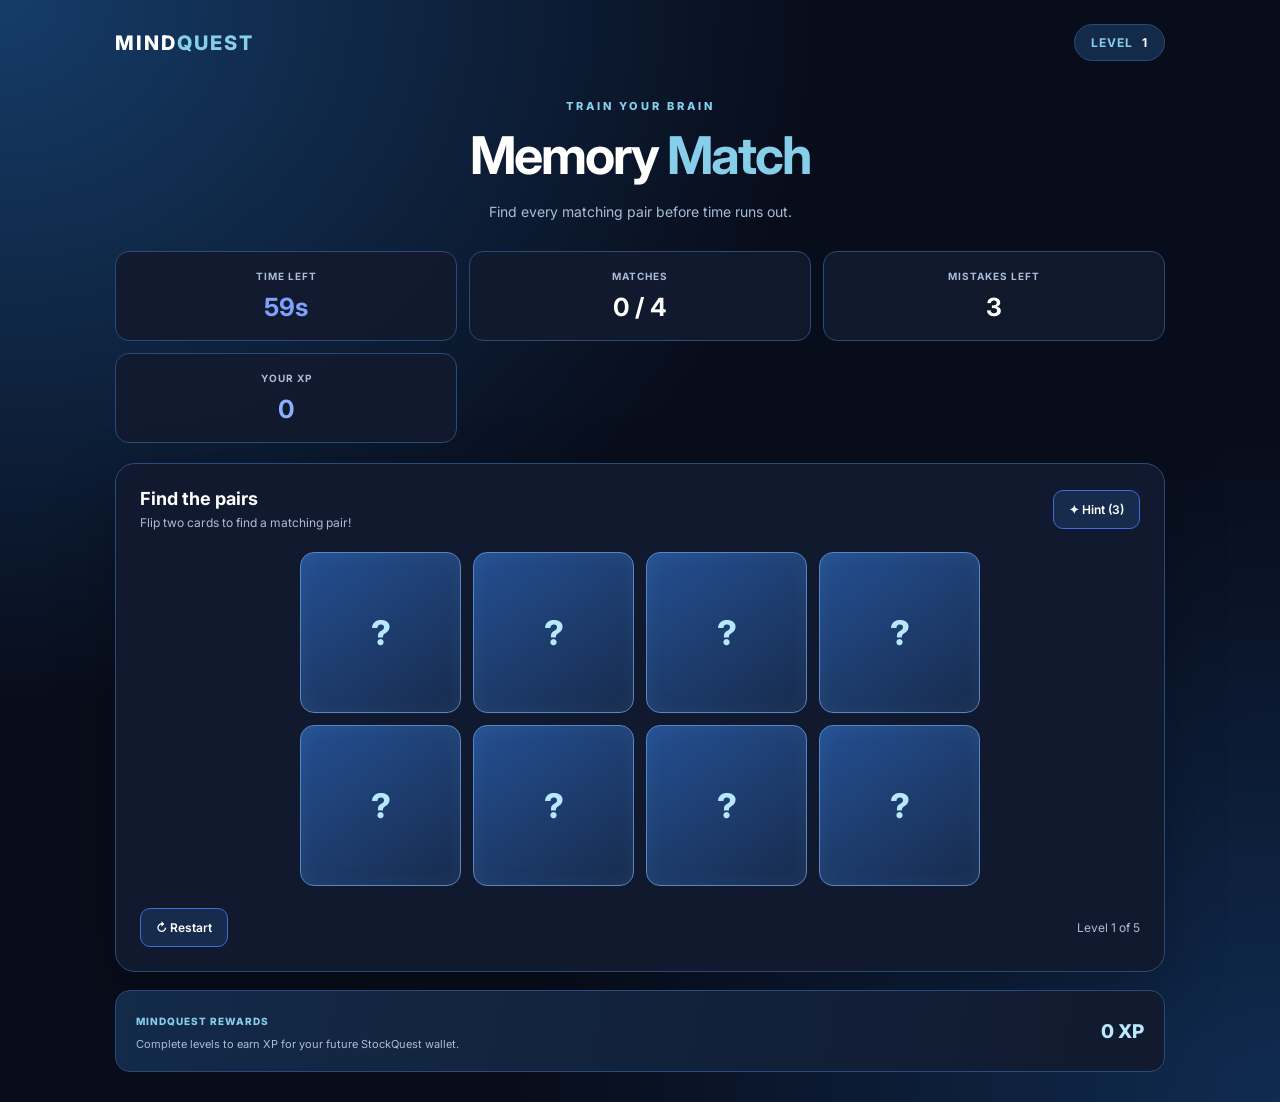
<file: Fintech-Edtech/Game-website/index.html>
<!DOCTYPE html>
<html lang="en">
<head>
    <meta charset="UTF-8">
    <meta name="viewport" content="width=device-width, initial-scale=1.0">
    <title>MindQuest | Memory Match</title>
    <link rel="stylesheet" href="style.css">
</head>
<body>
    <main class="game-shell">
        <header class="game-header">
            <a class="brand" href="index.html">MIND<span>QUEST</span></a>
            <div class="level-badge">LEVEL <span id="level">1</span></div>
        </header>

        <section class="intro">
            <p class="eyebrow">TRAIN YOUR BRAIN</p>
            <h1>Memory <span>Match</span></h1>
            <p class="subtitle">Find every matching pair before time runs out.</p>
        </section>

        <section class="stats" aria-label="Game statistics">
            <div class="stat-card">
                <span>TIME LEFT</span>
                <strong id="timer">60s</strong>
            </div>
            <div class="stat-card">
                <span>MATCHES</span>
                <strong id="matches">0 / 4</strong>
            </div>
            <div class="stat-card">
                <span>MISTAKES LEFT</span>
                <strong id="mistakes">3</strong>
            </div>
            <div class="stat-card">
                <span>YOUR XP</span>
                <strong id="xp">0</strong>
            </div>
        </section>

        <section class="game-panel">
            <div class="panel-top">
                <div>
                    <h2>Find the pairs</h2>
                    <p id="message" role="status" aria-live="polite">
                        Flip two cards to begin!
                    </p>
                </div>
                <button id="hintButton" class="outline-button" type="button">
                    ✦ Hint (<span id="hints">0</span>)
                </button>
            </div>

            <div id="gameBoard" class="game-board"
                 aria-label="Memory matching cards"></div>

            <div class="game-actions">
                <button id="restartButton" class="secondary-button" type="button">
                    ↻ Restart
                </button>
                <span id="progressText">Level 1 of 5</span>
            </div>
        </section>

        <section class="wallet-strip">
            <div>
                <span class="wallet-label">MINDQUEST REWARDS</span>
                <p>Complete levels to earn XP for your future StockQuest wallet.</p>
            </div>
            <div class="wallet-xp"><span id="totalXP">0</span> XP</div>
        </section>
    </main>

    <div id="overlay" class="overlay" hidden>
        <section class="result-card" role="dialog"
                 aria-modal="true" aria-labelledby="resultTitle">
            <div id="resultIcon" class="result-icon">✦</div>
            <p class="eyebrow" id="resultEyebrow">LEVEL COMPLETE</p>
            <h2 id="resultTitle">Brilliant!</h2>
            <p id="resultMessage">You found every pair.</p>
            <div id="resultActions" class="result-actions"></div>
        </section>
    </div>

    <script src="script.js"></script>
</body>
</html>
</file>
<file: Fintech-Edtech/Game-website/style.css>
@import url('https://fonts.googleapis.com/css2?family=Inter:wght@400;500;600;700;800&display=swap');

:root {
    --sky: #87ceeb;
    --sky-light: #b8e8ff;
    --blue: #4169e1;
    --blue-dark: #2448a5;
    --navy: #080d1b;
    --panel: #111a2e;
    --card: #172b4d;
    --white: #ffffff;
    --muted: #a9bdd8;
    --border: #294b79;
}

* {
    box-sizing: border-box;
}

body {
    margin: 0;
    min-height: 100vh;
    background:
        radial-gradient(ellipse at top left, #153c68 0%, transparent 45%),
        radial-gradient(ellipse at bottom right, #102b50 0%, transparent 42%),
        var(--navy);
    color: var(--white);
    font-family: 'Inter', Arial, sans-serif;
}

button {
    font: inherit;
    cursor: pointer;
    transition: transform 0.2s, background 0.2s, border-color 0.2s;
}

button:hover {
    transform: translateY(-2px);
}

button:focus-visible,
a:focus-visible {
    outline: 3px solid var(--sky);
    outline-offset: 3px;
}

.game-shell {
    width: min(100% - 32px, 1050px);
    margin: 0 auto;
    padding: 24px 0 30px;
}

.game-header {
    display: flex;
    align-items: center;
    justify-content: space-between;
    gap: 16px;
    margin-bottom: 38px;
}

.brand {
    color: white;
    font-size: 20px;
    font-weight: 800;
    letter-spacing: 2px;
    text-decoration: none;
}

.brand span,
.intro h1 span {
    color: var(--sky);
}

.level-badge {
    background: #132a49;
    border: 1px solid var(--border);
    border-radius: 999px;
    padding: 10px 16px;
    color: var(--sky);
    font-size: 12px;
    font-weight: 700;
    letter-spacing: 1px;
}

.level-badge span {
    color: white;
    margin-left: 5px;
}

.intro {
    text-align: center;
    margin-bottom: 28px;
}

.eyebrow {
    color: var(--sky);
    font-size: 11px;
    font-weight: 800;
    letter-spacing: 3px;
}

.intro h1 {
    margin: 10px 0;
    font-size: clamp(32px, 5vw, 52px);
    letter-spacing: -2px;
}

.subtitle {
    color: var(--muted);
    font-size: 14px;
    line-height: 1.6;
}

.stats {
    display: grid;
    grid-template-columns: repeat(3, minmax(0, 1fr));
    gap: 12px;
    margin-bottom: 20px;
}

.stat-card {
    min-width: 0;
    background: rgba(17, 26, 46, 0.95);
    border: 1px solid var(--border);
    border-radius: 14px;
    padding: 18px 12px;
    text-align: center;
}

.stat-card span {
    display: block;
    color: var(--muted);
    font-size: 10px;
    font-weight: 700;
    letter-spacing: 1px;
    margin-bottom: 10px;
}

.stat-card strong {
    font-size: clamp(18px, 3vw, 25px);
}

#timer {
    color: var(--sky);
}

#xp {
    color: #8daeff;
}

.game-panel {
    background: rgba(17, 26, 46, 0.96);
    border: 1px solid var(--border);
    border-radius: 20px;
    padding: 24px;
    box-shadow: 0 18px 60px rgba(0, 0, 0, 0.25);
}

.panel-top {
    display: flex;
    align-items: center;
    justify-content: space-between;
    gap: 16px;
    margin-bottom: 22px;
}

.panel-top h2 {
    font-size: 18px;
    margin: 0 0 6px;
}

.panel-top p {
    color: var(--muted);
    font-size: 12px;
    margin: 0;
}

.outline-button,
.secondary-button {
    background: #172b4d;
    color: white;
    border: 1px solid var(--blue);
    border-radius: 10px;
    padding: 11px 15px;
    font-weight: 600;
    font-size: 12px;
}

.outline-button:hover,
.secondary-button:hover {
    background: #244578;
}

.game-board {
    display: grid;
    grid-template-columns: repeat(4, minmax(0, 1fr));
    gap: 12px;
    max-width: 680px;
    margin: 0 auto;
}

.memory-card {
    display: grid;
    place-items: center;
    aspect-ratio: 1 / 1;
    min-width: 0;
    padding: 0;
    overflow: hidden;
    border: 1px solid #5686c5;
    border-radius: 14px;
    background: linear-gradient(145deg, #244f91, #172b4d);
    color: white;
    font-size: clamp(22px, 5vw, 38px);
    box-shadow: inset 0 0 20px rgba(135, 206, 235, 0.08);
}

.memory-card::before {
    content: "?";
    color: var(--sky-light);
    font-size: clamp(24px, 4vw, 34px);
    font-weight: 800;
}

.memory-card:hover {
    border-color: var(--sky);
    background: linear-gradient(145deg, #356bb4, #203e6a);
}

.memory-card.flipped,
.memory-card.matched {
    background: linear-gradient(145deg, #4169e1, #2448a5);
    border-color: var(--sky);
}

.memory-card.flipped::before,
.memory-card.matched::before {
    content: none;
}

.memory-card.matched {
    box-shadow: 0 0 18px rgba(135, 206, 235, 0.22);
    cursor: default;
}

.memory-card:disabled {
    cursor: default;
    opacity: 1;
    transform: none;
}

.game-actions {
    display: flex;
    align-items: center;
    justify-content: space-between;
    gap: 12px;
    margin-top: 22px;
}

#progressText {
    color: var(--muted);
    font-size: 12px;
}

.wallet-strip {
    display: flex;
    align-items: center;
    justify-content: space-between;
    gap: 16px;
    margin-top: 18px;
    padding: 18px 20px;
    border: 1px solid var(--border);
    border-radius: 15px;
    background: linear-gradient(100deg, #132a49, #111a2e);
}

.wallet-label {
    color: var(--sky);
    font-size: 10px;
    font-weight: 800;
    letter-spacing: 1px;
}

.wallet-strip p {
    margin: 7px 0 0;
    color: var(--muted);
    font-size: 11px;
    line-height: 1.5;
}

.wallet-xp {
    flex-shrink: 0;
    color: var(--sky-light);
    font-size: 19px;
    font-weight: 800;
}

.overlay {
    position: fixed;
    inset: 0;
    z-index: 10;
    display: grid;
    place-items: center;
    padding: 20px;
    background: rgba(3, 8, 20, 0.88);
    backdrop-filter: blur(8px);
}

.overlay[hidden] {
    display: none;
}

.result-card {
    width: min(100%, 390px);
    padding: 30px 24px;
    text-align: center;
    border: 1px solid var(--blue);
    border-radius: 22px;
    background: linear-gradient(145deg, #172b4d, #111322);
    box-shadow: 0 20px 80px rgba(0, 0, 0, 0.4);
}

.result-icon {
    display: grid;
    place-items: center;
    width: 62px;
    height: 62px;
    margin: 0 auto 16px;
    border-radius: 18px;
    background: var(--blue-dark);
    color: var(--sky-light);
    font-size: 28px;
}

.result-card h2 {
    margin: 8px 0;
    font-size: 29px;
}

.result-card > p:not(.eyebrow) {
    color: var(--muted);
    font-size: 13px;
    line-height: 1.6;
}

.result-actions {
    display: grid;
    gap: 10px;
    margin-top: 24px;
}

.result-actions button {
    width: 100%;
    padding: 13px;
    border: none;
    border-radius: 10px;
    background: var(--blue);
    color: white;
    font-weight: 700;
}

.result-actions button:hover {
    background: #3155c4;
}

.result-actions button.secondary {
    background: #172b4d;
    border: 1px solid var(--sky);
}

.result-actions button.secondary:hover {
    background: #244578;
}

@media (max-width: 600px) {
    .game-shell {
        width: min(100% - 20px, 1050px);
        padding-top: 16px;
    }

    .game-header {
        margin-bottom: 25px;
    }

    .stats {
        grid-template-columns: repeat(3, minmax(0, 1fr));
        gap: 6px;
    }

    .stat-card {
        padding: 14px 5px;
    }

    .stat-card span {
        font-size: 9px;
        letter-spacing: 0;
    }

    .game-panel {
        padding: 14px;
    }

    .game-board {
        gap: 8px;
    }

    .memory-card {
        border-radius: 10px;
    }

    .panel-top {
        align-items: flex-start;
    }

    .wallet-strip {
        padding: 14px;
    }
}

@media (max-width: 360px) {
    .game-board {
        gap: 5px;
    }

    .memory-card {
        border-radius: 7px;
    }

    .outline-button {
        padding: 9px;
    }
}
</file>
